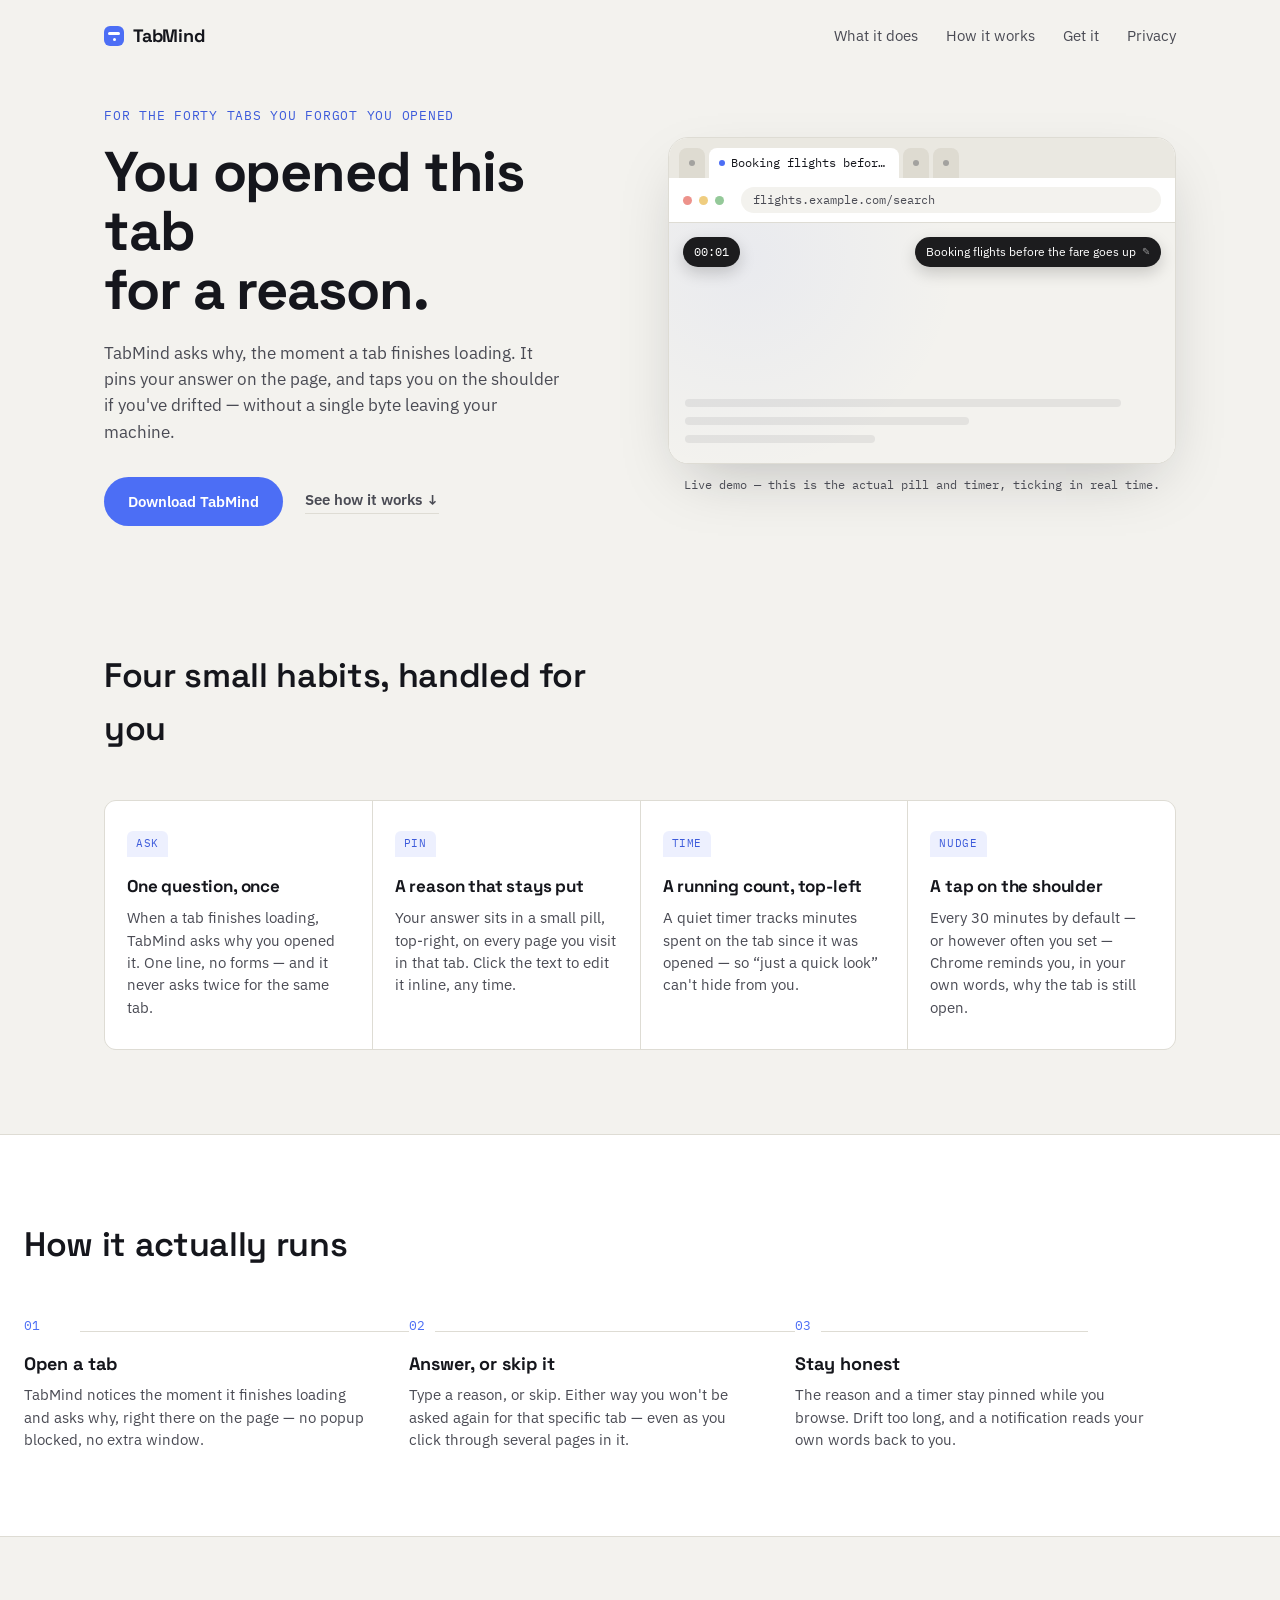
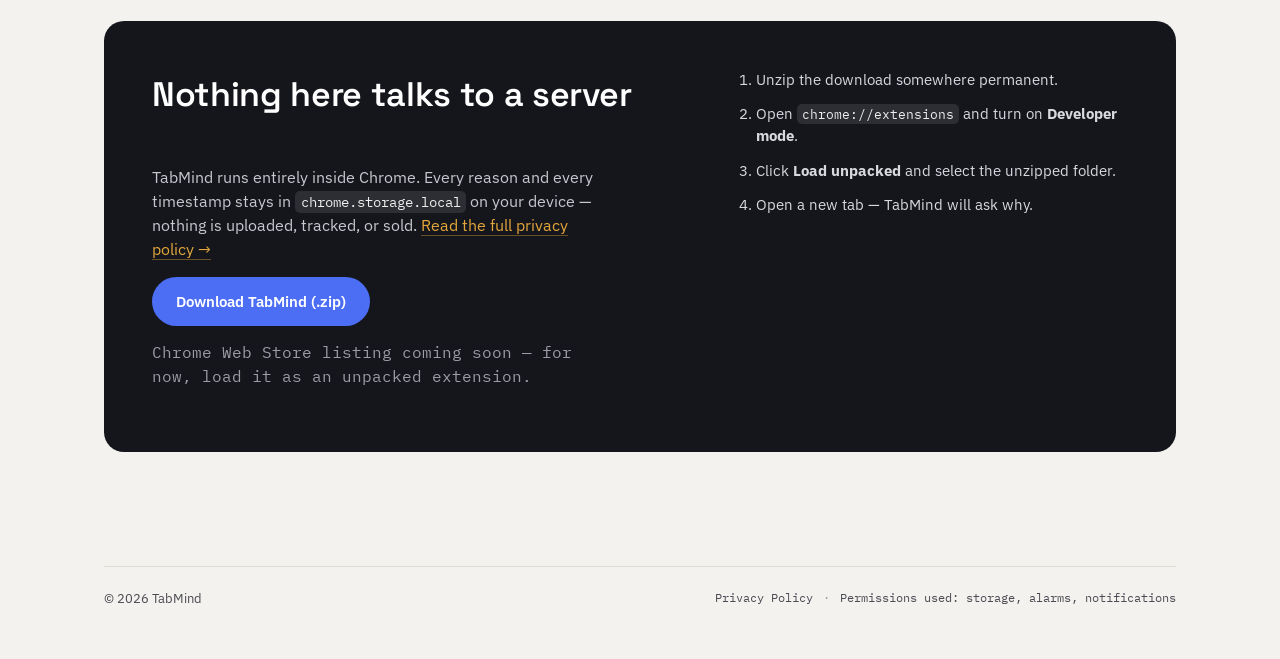
<file: index.html>
<!DOCTYPE html>
<html lang="en">
<head>
<meta charset="UTF-8" />
<meta name="viewport" content="width=device-width, initial-scale=1.0" />
<title>TabMind — Remember why you opened this tab</title>
<meta name="description" content="TabMind asks why you opened a tab, pins that reason on the page, and taps you on the shoulder if you've drifted. Runs entirely in your browser." />
<link rel="icon" href="icons/icon32.png" />
<link rel="preconnect" href="https://fonts.googleapis.com" />
<link rel="preconnect" href="https://fonts.gstatic.com" crossorigin />
<link href="https://fonts.googleapis.com/css2?family=Space+Grotesk:wght@500;600;700&family=IBM+Plex+Sans:wght@400;500;600&family=IBM+Plex+Mono:wght@400;500&display=swap" rel="stylesheet" />
<link rel="stylesheet" href="styles.css" />
</head>
<body>

<header class="topbar">
  <a href="#top" class="brand">
    <span class="brand-mark" aria-hidden="true"></span>
    TabMind
  </a>
  <nav class="topnav" aria-label="Primary">
    <a href="#features">What it does</a>
    <a href="#how">How it works</a>
    <a href="#get">Get it</a>
    <a href="privacy.html">Privacy</a>
  </nav>
</header>

<main id="top">

  <!-- ===================== HERO ===================== -->
  <section class="hero">
    <div class="hero-copy">
      <p class="eyebrow">For the forty tabs you forgot you opened</p>
      <h1 class="hero-title">You opened this tab<br />for a reason.</h1>
      <p class="hero-sub">
        TabMind asks why, the moment a tab finishes loading. It pins your answer
        on the page, and taps you on the shoulder if you've drifted &mdash;
        without a single byte leaving your machine.
      </p>
      <div class="hero-actions">
        <a href="#get" class="btn btn-primary">Download TabMind</a>
        <a href="#how" class="btn-text">See how it works &darr;</a>
      </div>
    </div>

    <div class="hero-demo" aria-hidden="true">
      <div class="browser">
        <div class="browser-tabs">
          <div class="btab"><span class="btab-dot"></span></div>
          <div class="btab btab-active">
            <span class="btab-dot"></span>
            <span class="btab-label">Booking flights before...</span>
          </div>
          <div class="btab"><span class="btab-dot"></span></div>
          <div class="btab"><span class="btab-dot"></span></div>
        </div>
        <div class="browser-bar">
          <span class="bdot bdot-r"></span><span class="bdot bdot-y"></span><span class="bdot bdot-g"></span>
          <div class="browser-url">flights.example.com/search</div>
        </div>
        <div class="browser-viewport">
          <div class="pill pill-timer">
            <span id="demoTimer">00:00</span>
          </div>
          <div class="pill pill-reason" id="demoReasonPill">
            <span id="demoReasonText">Booking flights before the fare goes up</span>
            <span class="pill-edit-icon">&#9998;</span>
          </div>
          <div class="viewport-lines">
            <div class="vline vline-wide"></div>
            <div class="vline"></div>
            <div class="vline vline-mid"></div>
          </div>
        </div>
      </div>
      <p class="demo-caption">Live demo &mdash; this is the actual pill and timer, ticking in real time.</p>
    </div>
  </section>

  <!-- ===================== FEATURES ===================== -->
  <section class="section" id="features">
    <h2 class="section-title">Four small habits, handled for you</h2>

    <div class="feature-grid">
      <article class="feature">
        <span class="tab-chip">Ask</span>
        <h3>One question, once</h3>
        <p>When a tab finishes loading, TabMind asks why you opened it. One line, no forms &mdash; and it never asks twice for the same tab.</p>
      </article>

      <article class="feature">
        <span class="tab-chip">Pin</span>
        <h3>A reason that stays put</h3>
        <p>Your answer sits in a small pill, top&#8209;right, on every page you visit in that tab. Click the text to edit it inline, any time.</p>
      </article>

      <article class="feature">
        <span class="tab-chip">Time</span>
        <h3>A running count, top&#8209;left</h3>
        <p>A quiet timer tracks minutes spent on the tab since it was opened &mdash; so &ldquo;just a quick look&rdquo; can't hide from you.</p>
      </article>

      <article class="feature">
        <span class="tab-chip">Nudge</span>
        <h3>A tap on the shoulder</h3>
        <p>Every 30 minutes by default &mdash; or however often you set &mdash; Chrome reminds you, in your own words, why the tab is still open.</p>
      </article>
    </div>
  </section>

  <!-- ===================== HOW IT WORKS ===================== -->
  <section class="section section-alt" id="how">
    <h2 class="section-title">How it actually runs</h2>

    <ol class="steps">
      <li class="step">
        <span class="step-num">01</span>
        <div>
          <h3>Open a tab</h3>
          <p>TabMind notices the moment it finishes loading and asks why, right there on the page &mdash; no popup blocked, no extra window.</p>
        </div>
      </li>
      <li class="step">
        <span class="step-num">02</span>
        <div>
          <h3>Answer, or skip it</h3>
          <p>Type a reason, or skip. Either way you won't be asked again for that specific tab &mdash; even as you click through several pages in it.</p>
        </div>
      </li>
      <li class="step">
        <span class="step-num">03</span>
        <div>
          <h3>Stay honest</h3>
          <p>The reason and a timer stay pinned while you browse. Drift too long, and a notification reads your own words back to you.</p>
        </div>
      </li>
    </ol>
  </section>

  <!-- ===================== DOWNLOAD / PRIVACY TEASER ===================== -->
  <section class="section" id="get">
    <div class="get-card">
      <div class="get-copy">
        <h2 class="section-title">Nothing here talks to a server</h2>
        <p>
          TabMind runs entirely inside Chrome. Every reason and every timestamp stays in
          <code>chrome.storage.local</code> on your device &mdash; nothing is uploaded, tracked, or sold.
          <a href="privacy.html">Read the full privacy policy &rarr;</a>
        </p>

        <div class="hero-actions">
          <a href="tabmind-extension.zip" class="btn btn-primary" download>Download TabMind (.zip)</a>
        </div>
        <p class="get-note">Chrome Web Store listing coming soon &mdash; for now, load it as an unpacked extension.</p>
      </div>

      <ol class="install-steps">
        <li>Unzip the download somewhere permanent.</li>
        <li>Open <code>chrome://extensions</code> and turn on <strong>Developer mode</strong>.</li>
        <li>Click <strong>Load unpacked</strong> and select the unzipped folder.</li>
        <li>Open a new tab &mdash; TabMind will ask why.</li>
      </ol>
    </div>
  </section>

</main>

<footer class="footer">
  <div class="footer-row">
    <span>&copy; <span id="year"></span> TabMind</span>
    <div class="footer-links">
      <a href="privacy.html">Privacy Policy</a>
      <span class="footer-dot">&middot;</span>
      <span>Permissions used: storage, alarms, notifications</span>
    </div>
  </div>
</footer>

<script src="script.js"></script>
</body>
</html>
</file>
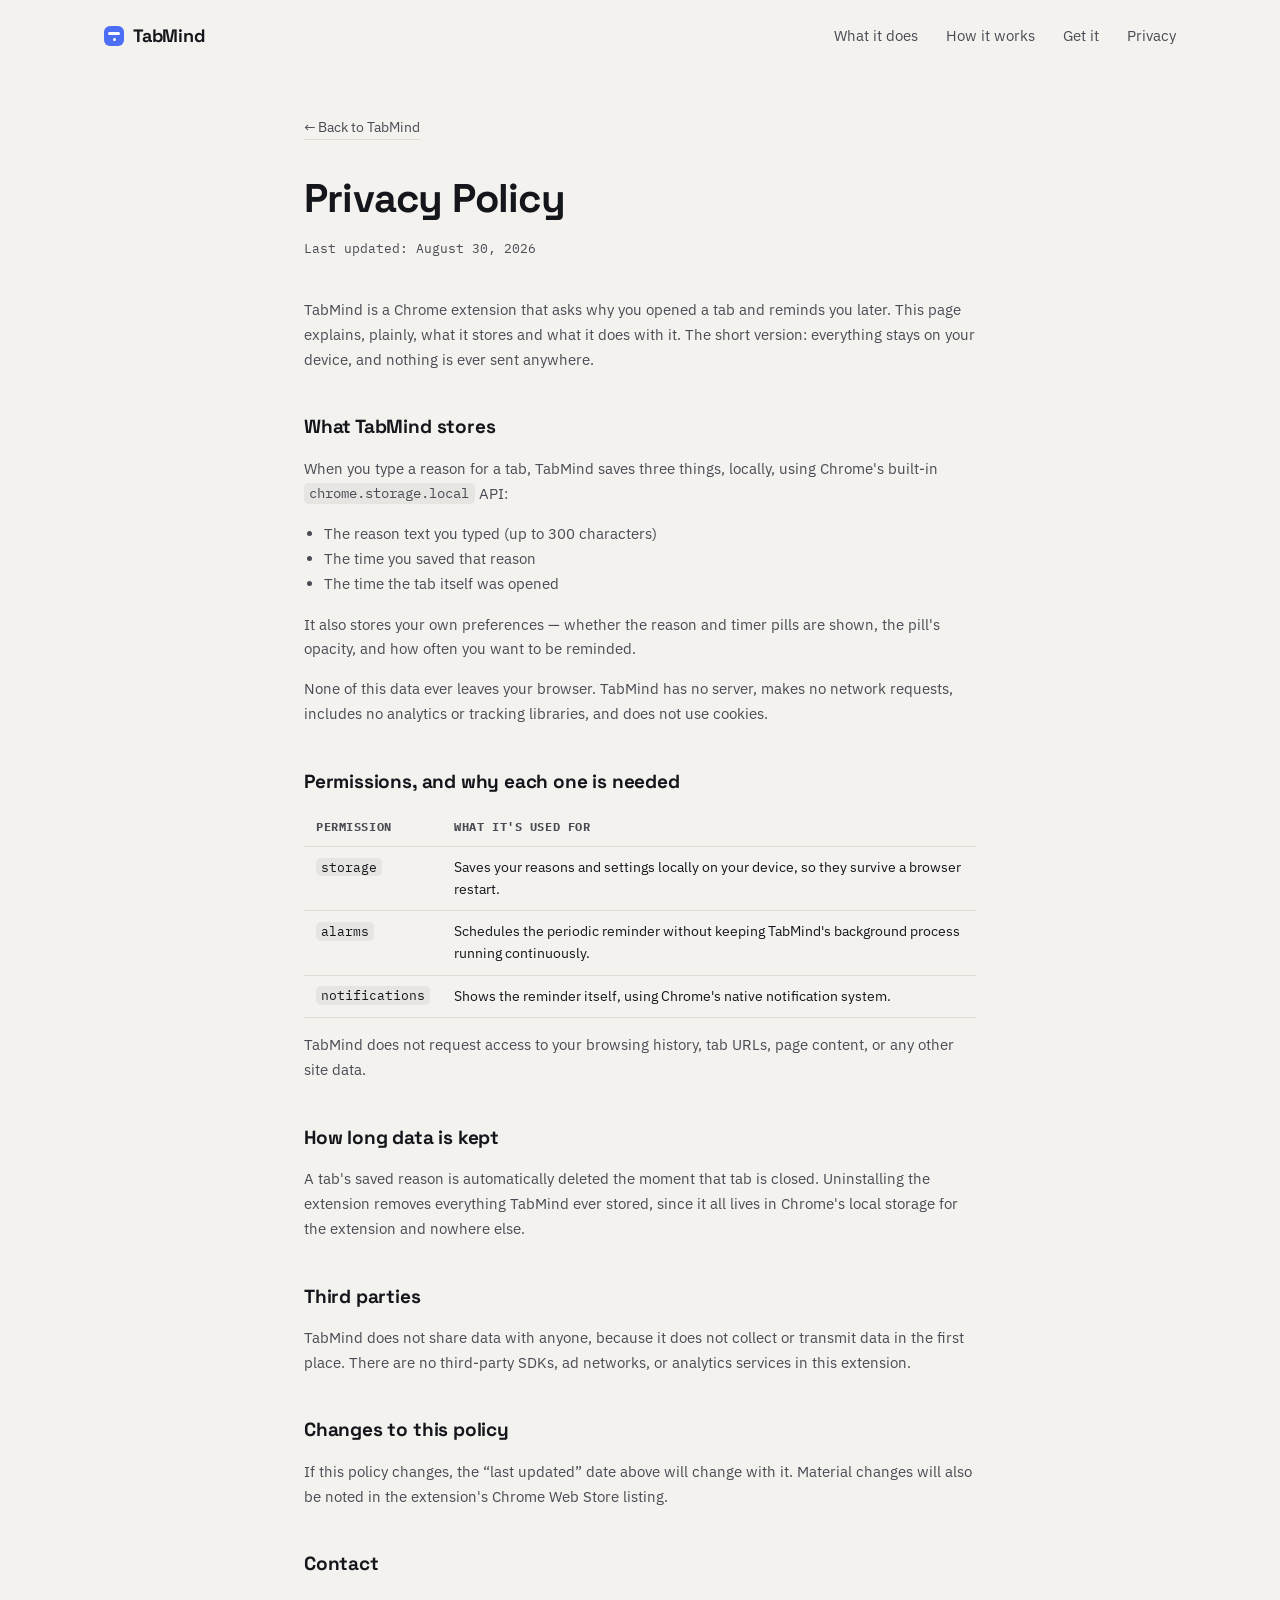
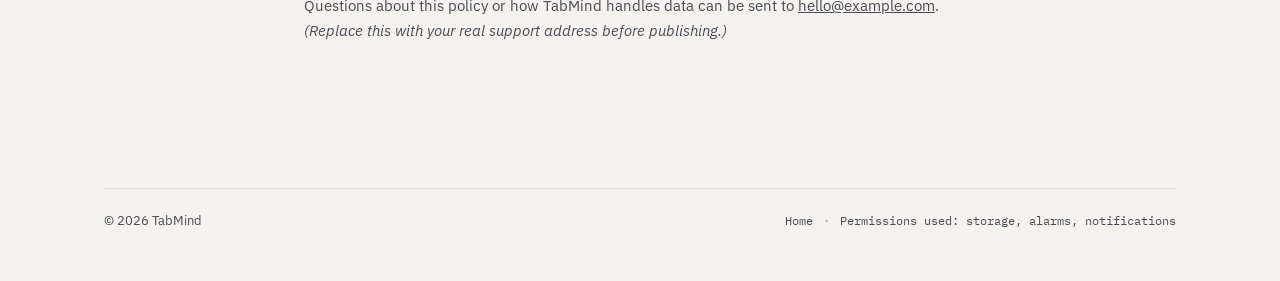
<file: privacy.html>
<!DOCTYPE html>
<html lang="en">
<head>
<meta charset="UTF-8" />
<meta name="viewport" content="width=device-width, initial-scale=1.0" />
<title>Privacy Policy — TabMind</title>
<meta name="description" content="TabMind's privacy policy: what it stores, why, and where it goes (nowhere)." />
<link rel="icon" href="icons/icon32.png" />
<link rel="preconnect" href="https://fonts.googleapis.com" />
<link rel="preconnect" href="https://fonts.gstatic.com" crossorigin />
<link href="https://fonts.googleapis.com/css2?family=Space+Grotesk:wght@500;600;700&family=IBM+Plex+Sans:wght@400;500;600&family=IBM+Plex+Mono:wght@400;500&display=swap" rel="stylesheet" />
<link rel="stylesheet" href="styles.css" />
<style>
  .legal {
    max-width: 720px;
    margin: 0 auto;
    padding: 64px 24px 100px;
  }
  .legal h1 {
    font-family: var(--display);
    font-size: clamp(30px, 4vw, 40px);
    letter-spacing: -0.02em;
    margin: 0 0 8px;
  }
  .legal .updated {
    font-family: var(--mono);
    font-size: 12.5px;
    color: var(--ink-soft);
    margin: 0 0 40px;
  }
  .legal h2 {
    font-family: var(--display);
    font-size: 19px;
    margin: 40px 0 12px;
    letter-spacing: -0.01em;
  }
  .legal p, .legal li {
    font-size: 15px;
    color: var(--ink-soft);
    line-height: 1.65;
  }
  .legal ul { padding-left: 20px; }
  .legal table {
    width: 100%;
    border-collapse: collapse;
    margin-top: 12px;
    font-size: 14px;
  }
  .legal th, .legal td {
    text-align: left;
    padding: 10px 12px;
    border-bottom: 1px solid var(--line);
    vertical-align: top;
  }
  .legal th {
    font-family: var(--mono);
    font-size: 11.5px;
    text-transform: uppercase;
    letter-spacing: 0.05em;
    color: var(--ink-soft);
  }
  .legal code {
    font-size: 0.9em;
  }
  .back-link {
    display: inline-block;
    margin-bottom: 28px;
    font-size: 14px;
    text-decoration: none;
    color: var(--ink-soft);
    border-bottom: 1px solid var(--line);
  }
  .back-link:hover { color: var(--ink); }
</style>
</head>
<body>

<header class="topbar">
  <a href="index.html" class="brand">
    <span class="brand-mark" aria-hidden="true"></span>
    TabMind
  </a>
  <nav class="topnav" aria-label="Primary">
    <a href="index.html#features">What it does</a>
    <a href="index.html#how">How it works</a>
    <a href="index.html#get">Get it</a>
    <a href="privacy.html">Privacy</a>
  </nav>
</header>

<main>
  <div class="legal">
    <a href="index.html" class="back-link">&larr; Back to TabMind</a>

    <h1>Privacy Policy</h1>
    <p class="updated">Last updated: August 30, 2026</p>

    <p>
      TabMind is a Chrome extension that asks why you opened a tab and reminds you later.
      This page explains, plainly, what it stores and what it does with it. The short version:
      everything stays on your device, and nothing is ever sent anywhere.
    </p>

    <h2>What TabMind stores</h2>
    <p>When you type a reason for a tab, TabMind saves three things, locally, using Chrome's
      built-in <code>chrome.storage.local</code> API:</p>
    <ul>
      <li>The reason text you typed (up to 300 characters)</li>
      <li>The time you saved that reason</li>
      <li>The time the tab itself was opened</li>
    </ul>
    <p>
      It also stores your own preferences &mdash; whether the reason and timer pills are shown,
      the pill's opacity, and how often you want to be reminded.
    </p>
    <p>
      None of this data ever leaves your browser. TabMind has no server, makes no network
      requests, includes no analytics or tracking libraries, and does not use cookies.
    </p>

    <h2>Permissions, and why each one is needed</h2>
    <table>
      <thead>
        <tr><th>Permission</th><th>What it's used for</th></tr>
      </thead>
      <tbody>
        <tr>
          <td><code>storage</code></td>
          <td>Saves your reasons and settings locally on your device, so they survive a browser restart.</td>
        </tr>
        <tr>
          <td><code>alarms</code></td>
          <td>Schedules the periodic reminder without keeping TabMind's background process running continuously.</td>
        </tr>
        <tr>
          <td><code>notifications</code></td>
          <td>Shows the reminder itself, using Chrome's native notification system.</td>
        </tr>
      </tbody>
    </table>
    <p>TabMind does not request access to your browsing history, tab URLs, page content, or any other site data.</p>

    <h2>How long data is kept</h2>
    <p>
      A tab's saved reason is automatically deleted the moment that tab is closed. Uninstalling
      the extension removes everything TabMind ever stored, since it all lives in Chrome's local
      storage for the extension and nowhere else.
    </p>

    <h2>Third parties</h2>
    <p>
      TabMind does not share data with anyone, because it does not collect or transmit data in
      the first place. There are no third-party SDKs, ad networks, or analytics services in this extension.
    </p>

    <h2>Changes to this policy</h2>
    <p>
      If this policy changes, the &ldquo;last updated&rdquo; date above will change with it.
      Material changes will also be noted in the extension's Chrome Web Store listing.
    </p>

    <h2>Contact</h2>
    <p>
      Questions about this policy or how TabMind handles data can be sent to
      <a href="mailto:kb179476@gmail.com">hello@example.com</a>.
      <em>(Replace this with your real support address before publishing.)</em>
    </p>
  </div>
</main>

<footer class="footer">
  <div class="footer-row">
    <span>&copy; <span id="year"></span> TabMind</span>
    <div class="footer-links">
      <a href="index.html">Home</a>
      <span class="footer-dot">&middot;</span>
      <span>Permissions used: storage, alarms, notifications</span>
    </div>
  </div>
</footer>

<script>document.getElementById('year').textContent = new Date().getFullYear();</script>
</body>
</html>
</file>
<file: styles.css>
/* ============ TOKENS ============ */
:root {
  --paper: #F3F2EE;
  --paper-raised: #FFFFFF;
  --ink: #15161C;
  --ink-soft: #4A4B54;
  --line: #DEDCD4;
  --indigo: #4C6EF5;
  --indigo-deep: #3D5BDB;
  --amber: #E2A63B;
  --pill-dark: #1C1C1E;

  --display: "Space Grotesk", "Segoe UI", sans-serif;
  --body: "IBM Plex Sans", "Segoe UI", sans-serif;
  --mono: "IBM Plex Mono", ui-monospace, monospace;

  --radius-lg: 20px;
  --radius-md: 12px;
  --radius-sm: 8px;
  --max-w: 1120px;
}

* { box-sizing: border-box; }

html {
  scroll-behavior: smooth;
}

@media (prefers-reduced-motion: reduce) {
  html { scroll-behavior: auto; }
  *, *::before, *::after { animation-duration: 0.001ms !important; transition-duration: 0.001ms !important; }
}

body {
  margin: 0;
  background: var(--paper);
  color: var(--ink);
  font-family: var(--body);
  font-size: 16px;
  line-height: 1.55;
  -webkit-font-smoothing: antialiased;
}

a {
  color: inherit;
}

:focus-visible {
  outline: 2px solid var(--indigo);
  outline-offset: 3px;
  border-radius: 4px;
}

code {
  font-family: var(--mono);
  background: rgba(21, 22, 28, 0.06);
  padding: 0.1em 0.4em;
  border-radius: 5px;
  font-size: 0.92em;
}

/* ============ LAYOUT SHELLS ============ */

.topbar {
  max-width: var(--max-w);
  margin: 0 auto;
  padding: 22px 24px 0;
  display: flex;
  align-items: center;
  justify-content: space-between;
}

.brand {
  display: inline-flex;
  align-items: center;
  gap: 9px;
  font-family: var(--display);
  font-weight: 700;
  font-size: 18px;
  text-decoration: none;
  color: var(--ink);
  letter-spacing: -0.01em;
}

.brand-mark {
  width: 20px;
  height: 20px;
  border-radius: 6px;
  background: var(--indigo);
  position: relative;
  display: inline-block;
  flex: none;
}
.brand-mark::before {
  content: "";
  position: absolute;
  left: 4px; right: 4px; top: 6px;
  height: 3px;
  background: #fff;
  border-radius: 2px;
}
.brand-mark::after {
  content: "";
  position: absolute;
  left: 8.5px; top: 12px;
  width: 3px; height: 3px;
  background: #fff;
  border-radius: 50%;
}

.topnav {
  display: flex;
  gap: 28px;
  font-size: 14.5px;
}

.topnav a {
  text-decoration: none;
  color: var(--ink-soft);
  transition: color 0.15s ease;
}
.topnav a:hover { color: var(--ink); }

.section {
  max-width: var(--max-w);
  margin: 0 auto;
  padding: 84px 24px;
}

.section-alt {
  background: var(--paper-raised);
  max-width: none;
  border-top: 1px solid var(--line);
  border-bottom: 1px solid var(--line);
}
.section-alt > * {
  max-width: var(--max-w);
  margin-left: auto;
  margin-right: auto;
}

.section-title {
  font-family: var(--display);
  font-size: clamp(26px, 3.4vw, 34px);
  font-weight: 600;
  letter-spacing: -0.01em;
  margin: 0 0 44px;
  max-width: 22ch;
}

/* ============ HERO ============ */

.hero {
  max-width: var(--max-w);
  margin: 0 auto;
  padding: 56px 24px 40px;
  display: grid;
  grid-template-columns: 1fr 1fr;
  gap: 56px;
  align-items: center;
}

.eyebrow {
  font-family: var(--mono);
  font-size: 12.5px;
  letter-spacing: 0.06em;
  text-transform: uppercase;
  color: var(--indigo-deep);
  margin: 0 0 18px;
}

.hero-title {
  font-family: var(--display);
  font-size: clamp(38px, 5vw, 56px);
  line-height: 1.05;
  letter-spacing: -0.02em;
  font-weight: 700;
  margin: 0 0 20px;
}

.hero-sub {
  font-size: 17px;
  color: var(--ink-soft);
  max-width: 46ch;
  margin: 0 0 32px;
}

.hero-actions {
  display: flex;
  align-items: center;
  gap: 22px;
  flex-wrap: wrap;
}

.btn {
  display: inline-flex;
  align-items: center;
  justify-content: center;
  font-family: var(--body);
  font-weight: 600;
  font-size: 15px;
  padding: 13px 24px;
  border-radius: 999px;
  text-decoration: none;
  transition: transform 0.12s ease, background 0.15s ease;
}

.btn-primary {
  background: var(--indigo);
  color: #fff;
}
.btn-primary:hover {
  background: var(--indigo-deep);
  transform: translateY(-1px);
}

.btn-text {
  font-size: 14.5px;
  font-weight: 600;
  color: var(--ink-soft);
  text-decoration: none;
  border-bottom: 1px solid var(--line);
  padding-bottom: 2px;
}
.btn-text:hover { color: var(--ink); border-color: var(--ink-soft); }

/* ============ HERO DEMO (signature element) ============ */

.hero-demo {
  display: flex;
  flex-direction: column;
  gap: 12px;
}

.browser {
  background: var(--paper-raised);
  border: 1px solid var(--line);
  border-radius: var(--radius-lg);
  overflow: hidden;
  box-shadow: 0 24px 60px -20px rgba(21, 22, 28, 0.25);
}

.browser-tabs {
  display: flex;
  gap: 4px;
  padding: 10px 10px 0;
  background: #EAE8E1;
}

.btab {
  display: flex;
  align-items: center;
  gap: 6px;
  height: 30px;
  padding: 0 10px;
  border-radius: 8px 8px 0 0;
  background: #DEDBD1;
  color: var(--ink-soft);
  min-width: 26px;
}
.btab-dot {
  width: 6px; height: 6px;
  border-radius: 50%;
  background: currentColor;
  opacity: 0.4;
  flex: none;
}
.btab-active {
  background: var(--paper-raised);
  color: var(--ink);
  flex: 1;
  max-width: 190px;
}
.btab-active .btab-dot {
  background: var(--indigo);
  opacity: 1;
}
.btab-label {
  font-family: var(--mono);
  font-size: 11.5px;
  white-space: nowrap;
  overflow: hidden;
  text-overflow: ellipsis;
}

.browser-bar {
  display: flex;
  align-items: center;
  gap: 7px;
  padding: 9px 14px;
  background: var(--paper-raised);
  border-bottom: 1px solid var(--line);
}
.bdot { width: 9px; height: 9px; border-radius: 50%; opacity: 0.7; }
.bdot-r { background: #E5645A; }
.bdot-y { background: #E8B84B; }
.bdot-g { background: #67B26E; }
.browser-url {
  margin-left: 10px;
  font-family: var(--mono);
  font-size: 11.5px;
  color: var(--ink-soft);
  background: var(--paper);
  border-radius: 999px;
  padding: 4px 12px;
  flex: 1;
}

.browser-viewport {
  position: relative;
  height: 240px;
  background:
    radial-gradient(circle at 15% 15%, rgba(76,110,245,0.06), transparent 45%),
    var(--paper);
  padding: 16px;
  overflow: hidden;
}

.pill {
  position: absolute;
  background: var(--pill-dark);
  color: #fff;
  border-radius: 999px;
  font-size: 11.5px;
  padding: 6px 11px;
  display: inline-flex;
  align-items: center;
  gap: 6px;
  box-shadow: 0 6px 16px rgba(0,0,0,0.18);
}
.pill-timer {
  top: 14px; left: 14px;
  font-family: var(--mono);
  font-variant-numeric: tabular-nums;
}
.pill-reason {
  top: 14px; right: 14px;
  max-width: 74%;
  cursor: default;
}
.pill-reason span:first-child {
  overflow: hidden;
  text-overflow: ellipsis;
  white-space: nowrap;
}
.pill-edit-icon { opacity: 0.55; font-size: 10px; flex: none; }

.viewport-lines {
  position: absolute;
  left: 16px; right: 16px; bottom: 20px;
  display: flex;
  flex-direction: column;
  gap: 10px;
}
.vline {
  height: 8px;
  border-radius: 4px;
  background: rgba(21,22,28,0.07);
  width: 60%;
}
.vline-wide { width: 92%; }
.vline-mid { width: 40%; }

.demo-caption {
  font-family: var(--mono);
  font-size: 12px;
  color: var(--ink-soft);
  text-align: center;
  margin: 0;
}

/* ============ FEATURES ============ */

.feature-grid {
  display: grid;
  grid-template-columns: repeat(4, 1fr);
  gap: 1px;
  background: var(--line);
  border: 1px solid var(--line);
  border-radius: var(--radius-md);
  overflow: hidden;
}

.feature {
  background: var(--paper-raised);
  padding: 28px 22px 30px;
}

.tab-chip {
  display: inline-block;
  font-family: var(--mono);
  font-size: 11px;
  letter-spacing: 0.06em;
  text-transform: uppercase;
  color: var(--indigo-deep);
  background: rgba(76,110,245,0.1);
  border-radius: 6px 6px 0 0;
  padding: 4px 9px 5px;
  margin-bottom: 16px;
}

.feature h3 {
  font-family: var(--display);
  font-size: 17px;
  margin: 0 0 8px;
  letter-spacing: -0.01em;
}

.feature p {
  font-size: 14.5px;
  color: var(--ink-soft);
  margin: 0;
}

/* ============ HOW IT WORKS ============ */

.steps {
  list-style: none;
  margin: 0;
  padding: 0;
  display: grid;
  grid-template-columns: repeat(3, 1fr);
  gap: 36px;
  position: relative;
}

.steps::before {
  content: "";
  position: absolute;
  top: 15px;
  left: 5%;
  right: 5%;
  height: 1px;
  background: var(--line);
}

.step {
  display: flex;
  flex-direction: column;
  gap: 14px;
  position: relative;
}

.step-num {
  font-family: var(--mono);
  font-size: 13px;
  color: var(--indigo);
  background: var(--paper-raised);
  width: fit-content;
  padding-right: 10px;
}

.step h3 {
  font-family: var(--display);
  font-size: 18px;
  margin: 0 0 6px;
}
.step p {
  font-size: 14.5px;
  color: var(--ink-soft);
  margin: 0;
}

/* ============ DOWNLOAD ============ */

.get-card {
  background: var(--ink);
  color: #EFEFEF;
  border-radius: var(--radius-lg);
  padding: 48px;
  display: grid;
  grid-template-columns: 1.15fr 0.85fr;
  gap: 48px;
  align-items: start;
}

.get-card .section-title {
  color: #fff;
  max-width: none;
}

.get-copy p {
  color: #C7C7CE;
  font-size: 15.5px;
  max-width: 46ch;
}
.get-copy p a {
  color: var(--amber);
  text-decoration: none;
  border-bottom: 1px solid rgba(226,166,59,0.4);
}
.get-copy p a:hover { border-color: var(--amber); }

.get-copy code {
  background: rgba(255,255,255,0.1);
  color: #EFEFEF;
}

.get-note {
  font-family: var(--mono);
  font-size: 12.5px;
  color: #9C9CA6 !important;
  margin-top: 14px !important;
}

.install-steps {
  margin: 0;
  padding-left: 22px;
  font-size: 14.5px;
  color: #D8D8DE;
  display: flex;
  flex-direction: column;
  gap: 12px;
}
.install-steps code {
  background: rgba(255,255,255,0.1);
  color: #EFEFEF;
}

/* ============ FOOTER ============ */

.footer {
  max-width: var(--max-w);
  margin: 0 auto;
  padding: 30px 24px 50px;
}

.footer-row {
  display: flex;
  justify-content: space-between;
  align-items: center;
  flex-wrap: wrap;
  gap: 10px;
  font-size: 13px;
  color: var(--ink-soft);
  border-top: 1px solid var(--line);
  padding-top: 22px;
}

.footer-links {
  display: flex;
  align-items: center;
  gap: 10px;
  font-family: var(--mono);
  font-size: 12px;
}
.footer-links a {
  text-decoration: none;
  color: var(--ink-soft);
}
.footer-links a:hover { color: var(--ink); }
.footer-dot { opacity: 0.5; }

/* ============ RESPONSIVE ============ */

@media (max-width: 880px) {
  .hero { grid-template-columns: 1fr; padding-top: 30px; }
  .topnav { gap: 18px; font-size: 13.5px; }
  .feature-grid { grid-template-columns: repeat(2, 1fr); }
  .steps { grid-template-columns: 1fr; gap: 28px; }
  .steps::before { display: none; }
  .get-card { grid-template-columns: 1fr; padding: 32px 24px; }
}

@media (max-width: 520px) {
  .topbar { flex-direction: column; align-items: flex-start; gap: 14px; }
  .feature-grid { grid-template-columns: 1fr; }
  .section { padding: 56px 20px; }
}
</file>
